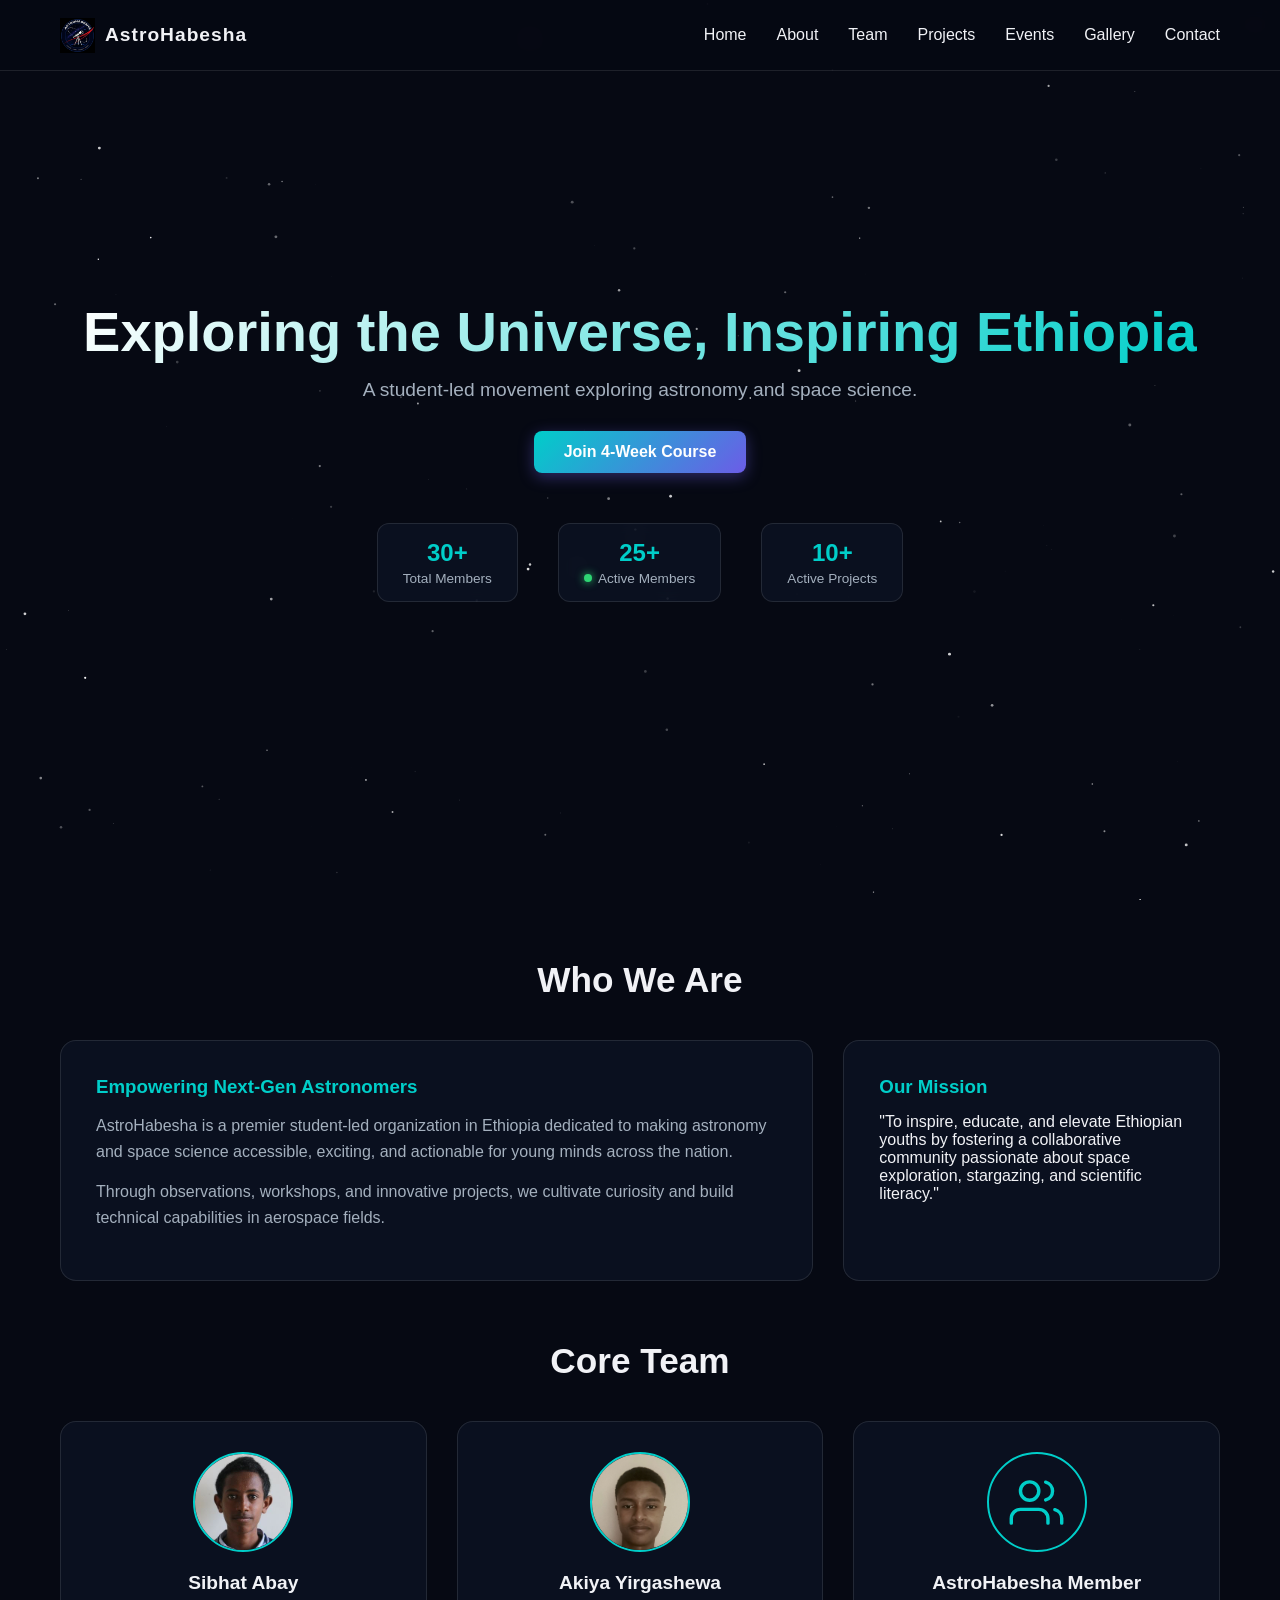
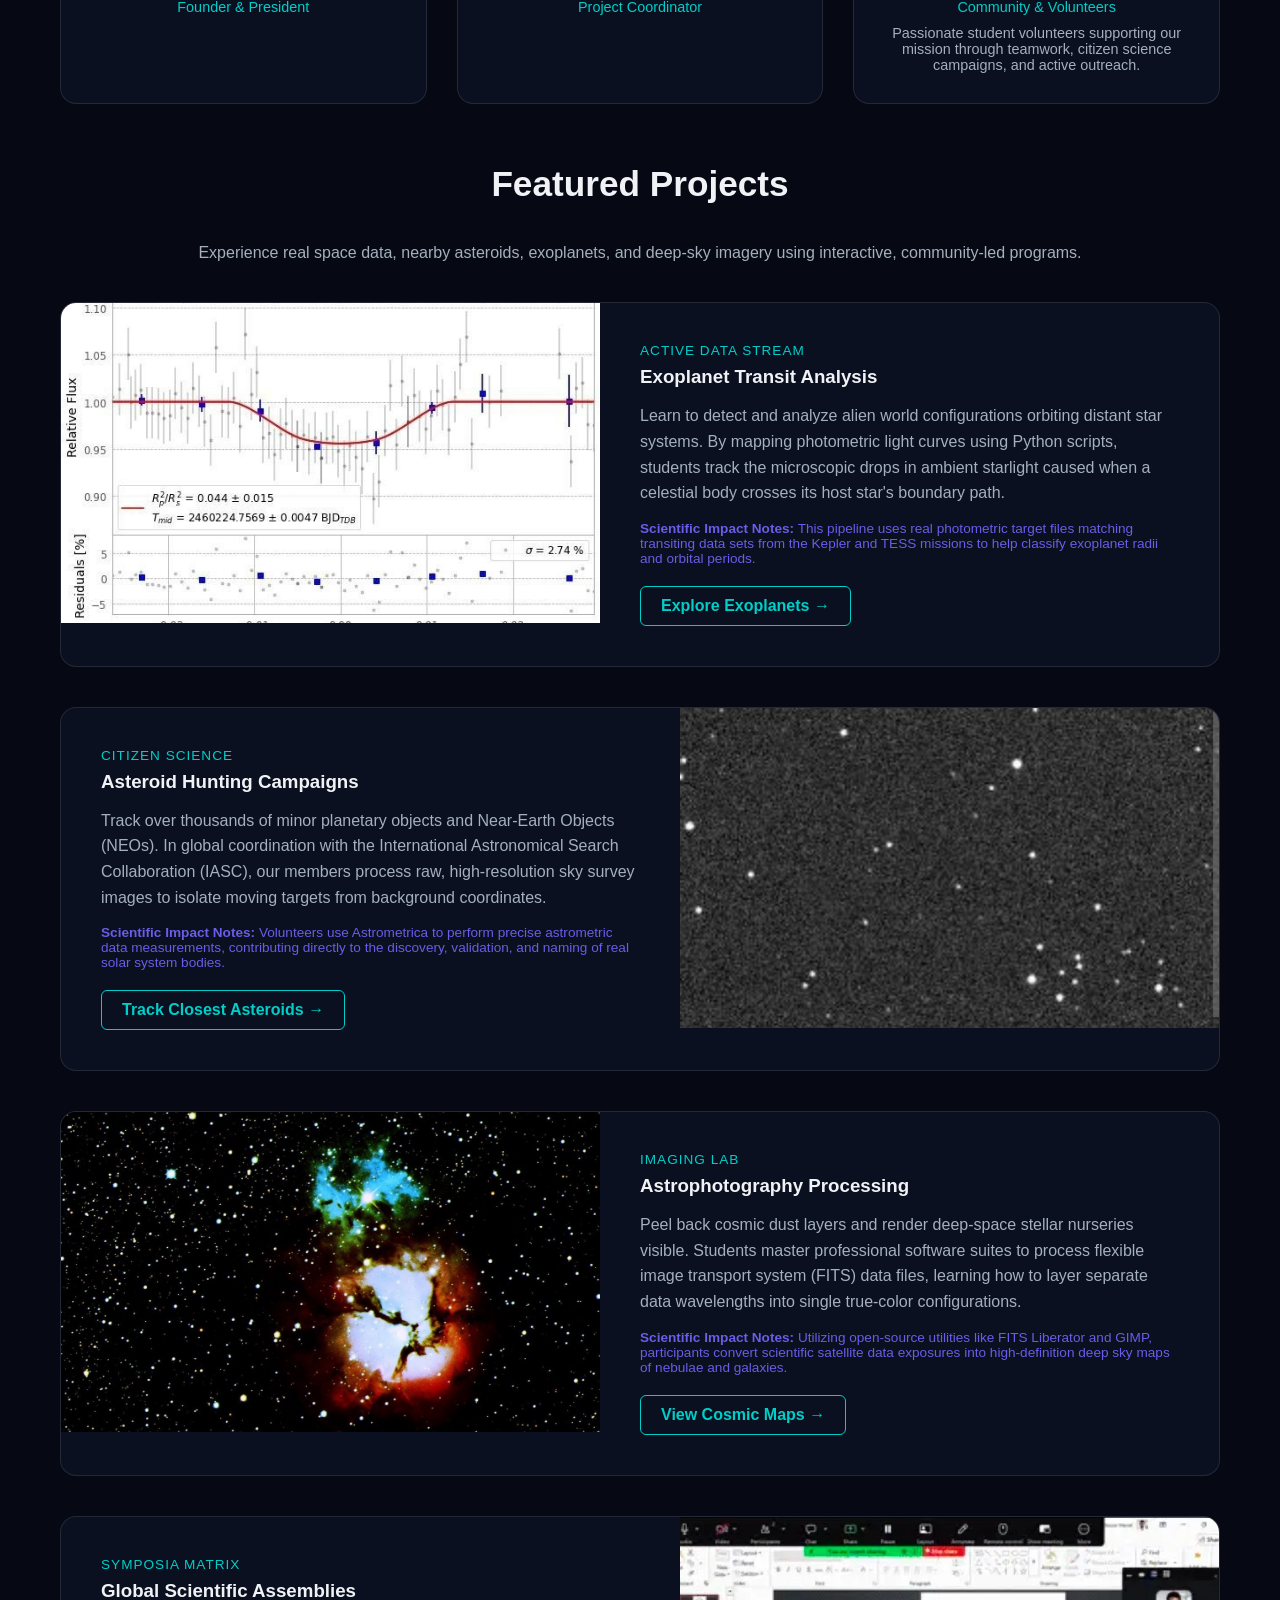
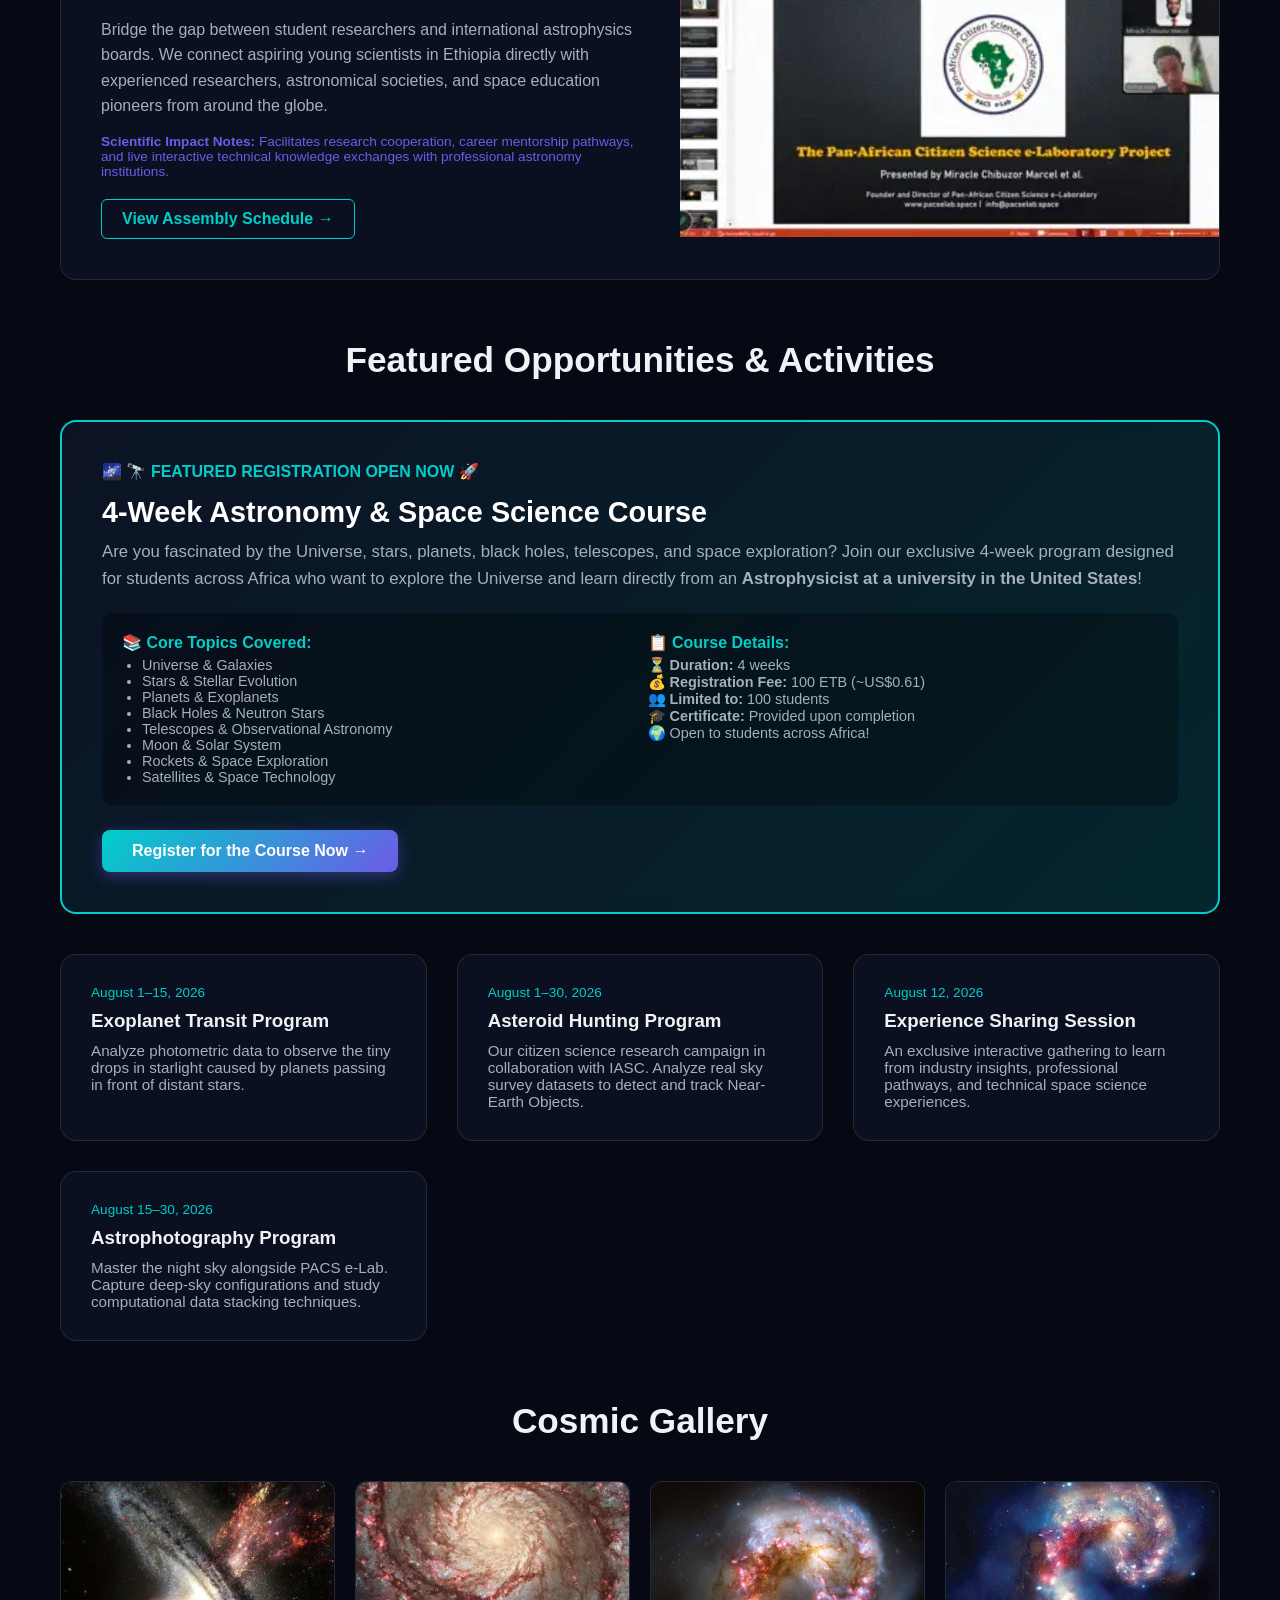
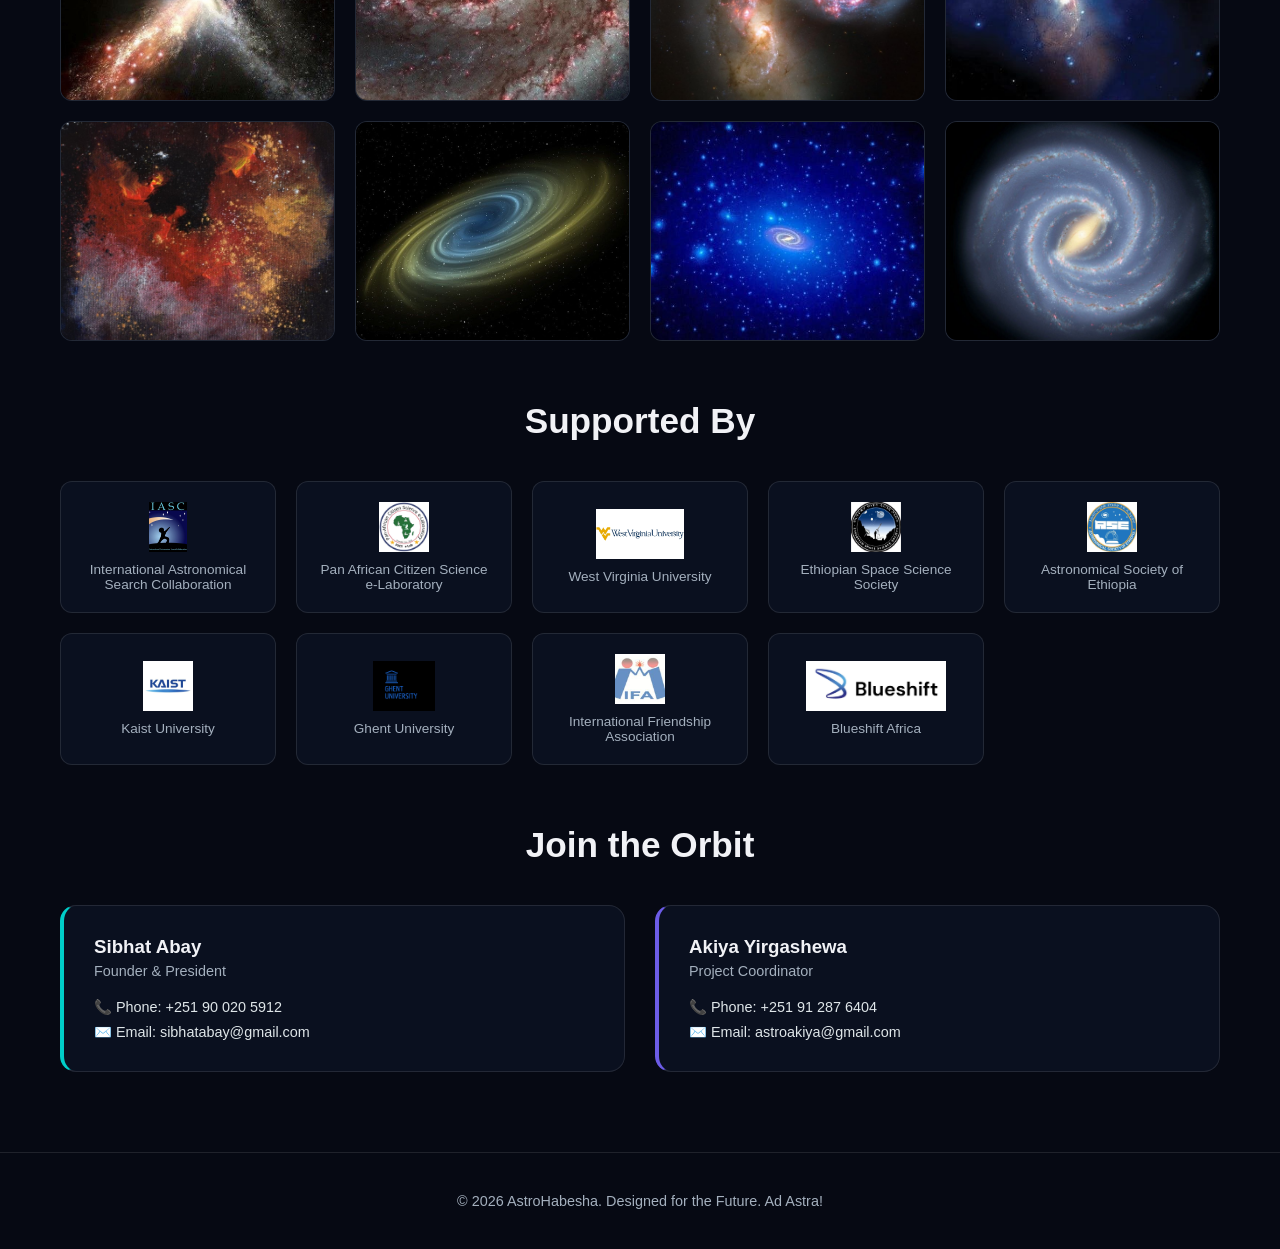
<file: index.html>
<!DOCTYPE html>
<html lang="en">
<head>
    <meta charset="UTF-8">
    <meta name="viewport" content="width=device-width, initial-scale=1.0">
    <title>AstroHabesha | Exploring the Cosmos</title>
    <link rel="stylesheet" href="style.css">
</head>
<body>

    <canvas id="space-canvas"></canvas>

    <header>
        <nav class="navbar">
            <div class="logo">
                <img src="images/astrohabesha logo.jpg" alt="AstroHabesha Logo" class="nav-logo-img">
                <span>AstroHabesha</span>
            </div>
            <div class="menu-toggle" id="mobile-menu">
                <span></span>
                <span></span>
                <span></span>
            </div>
            <ul class="nav-links">
                <li><a href="#home">Home</a></li>
                <li><a href="#about">About</a></li>
                <li><a href="#team">Team</a></li>
                <li><a href="#projects">Projects</a></li>
                <li><a href="#events">Events</a></li>
                <li><a href="#gallery">Gallery</a></li>
                <li><a href="#contact">Contact</a></li>
            </ul>
        </nav>
    </header>

    <section id="home">
        <div class="hero-content">
            <h1>Exploring the Universe, Inspiring Ethiopia</h1>
            <p>A student-led movement exploring astronomy and space science.</p>
            <a href="#events" class="btn">Join 4-Week Course</a>

            <div class="live-stats-bar">
                <div class="stat-item">
                    <div class="stat-number">30+</div>
                    <div class="stat-label">Total Members</div>
                </div>
                <div class="stat-item">
                    <div class="stat-number">25+</div>
                    <div class="stat-label"><span class="live-dot"></span> Active Members</div>
                </div>
                <div class="stat-item">
                    <div class="stat-number">10+</div>
                    <div class="stat-label">Active Projects</div>
                </div>
            </div>
        </div>
    </section>

    <section id="about" class="container">
        <h2 class="section-title">Who We Are</h2>
        <div class="about-grid">
            <div class="about-text">
                <h3>Empowering Next-Gen Astronomers</h3>
                <p>AstroHabesha is a premier student-led organization in Ethiopia dedicated to making astronomy and space science accessible, exciting, and actionable for young minds across the nation.</p>
                <p>Through observations, workshops, and innovative projects, we cultivate curiosity and build technical capabilities in aerospace fields.</p>
            </div>
            <div class="mission-box">
                <h3>Our Mission</h3>
                <p>"To inspire, educate, and elevate Ethiopian youths by fostering a collaborative community passionate about space exploration, stargazing, and scientific literacy."</p>
            </div>
        </div>
    </section>

    <section id="team" class="container">
        <h2 class="section-title">Core Team</h2>
        <div class="team-grid">
            <div class="team-member">
                <div class="member-avatar">
                    <img src="images/sibhat.jpg" alt="Sibhat Abay" onerror="this.src='data:image/svg+xml;utf8,<svg xmlns=\'http://www.w3.org/2000/svg\' viewBox=\'0 0 100 100\'><text y=\'.9em\' font-size=\'80\'>🪐</text></svg>'">
                </div>
                <h4>Sibhat Abay</h4>
                <p class="role">Founder & President</p>
            </div>

            <div class="team-member">
                <div class="member-avatar">
                    <img src="images/akiya.jpg" alt="Akiya Yirgashewa" onerror="this.src='data:image/svg+xml;utf8,<svg xmlns=\'http://www.w3.org/2000/svg\' viewBox=\'0 0 100 100\'><text y=\'.9em\' font-size=\'80\'>🚀</text></svg>'">
                </div>
                <h4>Akiya Yirgashewa</h4>
                <p class="role">Project Coordinator</p>
            </div>

            <div class="team-member">
                <div class="member-avatar" style="display: flex; justify-content: center; align-items: center;">
                    <svg xmlns="http://www.w3.org/2000/svg" viewBox="0 0 24 24" fill="none" stroke="#00cec9" stroke-width="1.5" stroke-linecap="round" stroke-linejoin="round" style="width: 55px; height: 55px;">
                        <path d="M17 21v-2a4 4 0 0 0-4-4H5a4 4 0 0 0-4 4v2"></path>
                        <circle cx="9" cy="7" r="4"></circle>
                        <path d="M23 21v-2a4 4 0 0 0-3-3.87"></path>
                        <path d="M16 3.13a4 4 0 0 1 0 7.75"></path>
                    </svg>
                </div>
                <h4>AstroHabesha Member</h4>
                <p class="role">Community & Volunteers</p>
                <p class="role-description">Passionate student volunteers supporting our mission through teamwork, citizen science campaigns, and active outreach.</p>
            </div>
        </div>
    </section>

    <section id="projects" class="container">
        <h2 class="section-title">Featured Projects</h2>
        <p class="section-subtitle-nasa">Experience real space data, nearby asteroids, exoplanets, and deep-sky imagery using interactive, community-led programs.</p>
        
        <div class="nasa-apps-container">
            <div class="nasa-app-row">
                <div class="nasa-app-media">
                    <img src="images/exoplanet.jpg" alt="Exoplanet Transit Data App" class="nasa-app-img" onerror="this.parentElement.innerHTML='<div class=\'nasa-img-fallback\'>[ Exoplanet Lightcurve Interface ]</div>'">
                </div>
                <div class="nasa-app-info">
                    <div class="nasa-tag">Active Data Stream</div>
                    <h3>Exoplanet Transit Analysis</h3>
                    <p class="nasa-description">
                        Learn to detect and analyze alien world configurations orbiting distant star systems. By mapping photometric light curves using Python scripts, students track the microscopic drops in ambient starlight caused when a celestial body crosses its host star's boundary path.
                    </p>
                    <div class="nasa-tech-notes">
                        <strong>Scientific Impact Notes:</strong> This pipeline uses real photometric target files matching transiting data sets from the Kepler and TESS missions to help classify exoplanet radii and orbital periods.
                    </div>
                    <a href="#events" class="nasa-app-btn">Explore Exoplanets →</a>
                </div>
            </div>

            <div class="nasa-app-row reverse">
                <div class="nasa-app-media">
                    <img src="images/asteroid.jpg" alt="Asteroid Hunting Map App" class="nasa-app-img" onerror="this.parentElement.innerHTML='<div class=\'nasa-img-fallback\'>[ Asteroid Tracking Interface ]</div>'">
                </div>
                <div class="nasa-app-info">
                    <div class="nasa-tag">Citizen Science</div>
                    <h3>Asteroid Hunting Campaigns</h3>
                    <p class="nasa-description">
                        Track over thousands of minor planetary objects and Near-Earth Objects (NEOs). In global coordination with the International Astronomical Search Collaboration (IASC), our members process raw, high-resolution sky survey images to isolate moving targets from background coordinates.
                    </p>
                    <div class="nasa-tech-notes">
                        <strong>Scientific Impact Notes:</strong> Volunteers use Astrometrica to perform precise astrometric data measurements, contributing directly to the discovery, validation, and naming of real solar system bodies.
                    </div>
                    <a href="#events" class="nasa-app-btn">Track Closest Asteroids →</a>
                </div>
            </div>

            <div class="nasa-app-row">
                <div class="nasa-app-media">
                    <img src="images/astrophotography.jpg" alt="Deep Space Nebula Stacking App" class="nasa-app-img" onerror="this.parentElement.innerHTML='<div class=\'nasa-img-fallback\'>[ Computational Image Core ]</div>'">
                </div>
                <div class="nasa-app-info">
                    <div class="nasa-tag">Imaging Lab</div>
                    <h3>Astrophotography Processing</h3>
                    <p class="nasa-description">
                        Peel back cosmic dust layers and render deep-space stellar nurseries visible. Students master professional software suites to process flexible image transport system (FITS) data files, learning how to layer separate data wavelengths into single true-color configurations.
                    </p>
                    <div class="nasa-tech-notes">
                        <strong>Scientific Impact Notes:</strong> Utilizing open-source utilities like FITS Liberator and GIMP, participants convert scientific satellite data exposures into high-definition deep sky maps of nebulae and galaxies.
                    </div>
                    <a href="#events" class="nasa-app-btn">View Cosmic Maps →</a>
                </div>
            </div>

            <div class="nasa-app-row reverse">
                <div class="nasa-app-media">
                    <img src="images/symposium.jpg" alt="Scientific Societies Symposia" class="nasa-app-img" onerror="this.parentElement.innerHTML='<div class=\'nasa-img-fallback\'>[ Society Alignment Matrix ]</div>'">
                </div>
                <div class="nasa-app-info">
                    <div class="nasa-tag">Symposia Matrix</div>
                    <h3>Global Scientific Assemblies</h3>
                    <p class="nasa-description">
                        Bridge the gap between student researchers and international astrophysics boards. We connect aspiring young scientists in Ethiopia directly with experienced researchers, astronomical societies, and space education pioneers from around the globe.
                    </p>
                    <div class="nasa-tech-notes">
                        <strong>Scientific Impact Notes:</strong> Facilitates research cooperation, career mentorship pathways, and live interactive technical knowledge exchanges with professional astronomy institutions.
                    </div>
                    <a href="#events" class="nasa-app-btn">View Assembly Schedule →</a>
                </div>
            </div>
        </div>
    </section>

    <section id="events" class="container">
        <h2 class="section-title">Featured Opportunities & Activities</h2>
        
        <div class="card featured-course-card" style="border: 2px solid var(--accent-cyan); background: linear-gradient(135deg, rgba(13,20,38,0.9), rgba(0,206,201,0.15)); margin-bottom: 40px; padding: 40px; border-radius: 16px;">
            <div class="card-content">
                <span class="event-date" style="font-size: 1rem; font-weight: bold; color: var(--accent-cyan);">🌌 🔭 FEATURED REGISTRATION OPEN NOW 🚀</span>
                <h3 style="font-size: 1.8rem; margin: 15px 0 10px 0; color: #fff;">4-Week Astronomy & Space Science Course</h3>
                <p style="font-size: 1.05rem; margin-bottom: 20px; line-height: 1.6;">
                    Are you fascinated by the Universe, stars, planets, black holes, telescopes, and space exploration? Join our exclusive 4-week program designed for students across Africa who want to explore the Universe and learn directly from an <strong>Astrophysicist at a university in the United States</strong>!
                </p>
                
                <div style="display: grid; grid-template-columns: repeat(auto-fit, minmax(240px, 1fr)); gap: 15px; margin-bottom: 25px; background: rgba(0,0,0,0.3); padding: 20px; border-radius: 10px;">
                    <div>
                        <strong style="color: var(--accent-cyan);">📚 Core Topics Covered:</strong>
                        <ul style="margin-left: 20px; color: #a4b0be; font-size: 0.9rem; margin-top: 5px;">
                            <li>Universe & Galaxies</li>
                            <li>Stars & Stellar Evolution</li>
                            <li>Planets & Exoplanets</li>
                            <li>Black Holes & Neutron Stars</li>
                            <li>Telescopes & Observational Astronomy</li>
                            <li>Moon & Solar System</li>
                            <li>Rockets & Space Exploration</li>
                            <li>Satellites & Space Technology</li>
                        </ul>
                    </div>
                    <div>
                        <strong style="color: var(--accent-cyan);">📋 Course Details:</strong>
                        <p style="color: #a4b0be; font-size: 0.9rem; margin-top: 5px;">
                            ⏳ <strong>Duration:</strong> 4 weeks<br>
                            💰 <strong>Registration Fee:</strong> 100 ETB (~US$0.61)<br>
                            👥 <strong>Limited to:</strong> 100 students<br>
                            🎓 <strong>Certificate:</strong> Provided upon completion<br>
                            🌍 Open to students across Africa!
                        </p>
                    </div>
                </div>

                <a href="https://docs.google.com/forms/d/e/1FAIpQLSc5lGMH7SA3BMBpd53NgsJL-ny9VMovS8IzG9c3yQxuOVAh7A/viewform?usp=publish-editor" target="_blank" class="btn" style="background: linear-gradient(135deg, var(--accent-cyan), var(--accent-purple));">Register for the Course Now →</a>
            </div>
        </div>

        <div class="activities-grid">
            <div class="card">
                <div class="card-content">
                    <span class="event-date">August 1–15, 2026</span>
                    <h3>Exoplanet Transit Program</h3>
                    <p>Analyze photometric data to observe the tiny drops in starlight caused by planets passing in front of distant stars.</p>
                </div>
            </div>
            <div class="card">
                <div class="card-content">
                    <span class="event-date">August 1–30, 2026</span>
                    <h3>Asteroid Hunting Program</h3>
                    <p>Our citizen science research campaign in collaboration with IASC. Analyze real sky survey datasets to detect and track Near-Earth Objects.</p>
                </div>
            </div>
            <div class="card">
                <div class="card-content">
                    <span class="event-date">August 12, 2026</span>
                    <h3>Experience Sharing Session</h3>
                    <p>An exclusive interactive gathering to learn from industry insights, professional pathways, and technical space science experiences.</p>
                </div>
            </div>
            <div class="card">
                <div class="card-content">
                    <span class="event-date">August 15–30, 2026</span>
                    <h3>Astrophotography Program</h3>
                    <p>Master the night sky alongside PACS e-Lab. Capture deep-sky configurations and study computational data stacking techniques.</p>
                </div>
            </div>
        </div>
    </section>

    <section id="gallery" class="container">
        <h2 class="section-title">Cosmic Gallery</h2>
        <div class="gallery-grid">
            <div class="gallery-item-wrapper">
                <img src="images/gallery1.jpg" alt="Telescope Observation Setup" class="gallery-img-fluid" onerror="this.parentElement.innerHTML='<div class=\'gallery-fallback\'>[ Telescope Setup ]</div>'">
            </div>
            <div class="gallery-item-wrapper">
                <img src="images/gallery2.jpg" alt="AstroHabesha Workshop" class="gallery-img-fluid" onerror="this.parentElement.innerHTML='<div class=\'gallery-fallback\'>[ Workshop Session ]</div>'">
            </div>
            <div class="gallery-item-wrapper">
                <img src="images/gallery3.jpg" alt="Moon Astrophotography Capture" class="gallery-img-fluid" onerror="this.parentElement.innerHTML='<div class=\'gallery-fallback\'>[ Moon Capture ]</div>'">
            </div>
            <div class="gallery-item-wrapper">
                <img src="images/gallery4.jpg" alt="Team Cosmic Hackathon" class="gallery-img-fluid" onerror="this.parentElement.innerHTML='<div class=\'gallery-fallback\'>[ Hackathon Session ]</div>'">
            </div>
            <div class="gallery-item-wrapper">
                <img src="images/gallery5.jpg" alt="Deep Space Nebula" class="gallery-img-fluid" onerror="this.parentElement.innerHTML='<div class=\'gallery-fallback\'>[ Deep Space ]</div>'">
            </div>
            <div class="gallery-item-wrapper">
                <img src="images/gallery6.jpg" alt="Stargazing Community Night" class="gallery-img-fluid" onerror="this.parentElement.innerHTML='<div class=\'gallery-fallback\'>[ Stargazing Night ]</div>'">
            </div>
            <div class="gallery-item-wrapper">
                <img src="images/gallery7.jpg" alt="Solar Telescope View" class="gallery-img-fluid" onerror="this.parentElement.innerHTML='<div class=\'gallery-fallback\'>[ Solar Observation ]</div>'">
            </div>
            <div class="gallery-item-wrapper">
                <img src="images/gallery8.jpg" alt="Data Analysis Interface" class="gallery-img-fluid" onerror="this.parentElement.innerHTML='<div class=\'gallery-fallback\'>[ Data Analysis ]</div>'">
            </div>
        </div>
    </section>

    <section id="partners" class="container">
        <h2 class="section-title">Supported By</h2>
        <div class="partners-logos-grid">
            <div class="partner-card">
                <img src="images/iasc_logo.png" alt="IASC Logo" class="partner-logo-img" onerror="this.style.display='none'">
                <div class="partner-logo-text">International Astronomical Search Collaboration</div>
            </div>
            <div class="partner-card">
                <img src="images/pacs_logo.png" alt="PACS e-Lab Logo" class="partner-logo-img" onerror="this.style.display='none'">
                <div class="partner-logo-text">Pan African Citizen Science e-Laboratory</div>
            </div>
            <div class="partner-card">
                <img src="images/wvu_logo.png" alt="WVU Logo" class="partner-logo-img" onerror="this.style.display='none'">
                <div class="partner-logo-text">West Virginia University</div>
            </div>
            <div class="partner-card">
                <img src="images/esss_logo.png" alt="ESSS Logo" class="partner-logo-img" onerror="this.style.display='none'">
                <div class="partner-logo-text">Ethiopian Space Science Society</div>
            </div>
            <div class="partner-card">
                <img src="images/ase_logo.png" alt="ASE Logo" class="partner-logo-img" onerror="this.style.display='none'">
                <div class="partner-logo-text">Astronomical Society of Ethiopia</div>
            </div>
            <div class="partner-card">
                <img src="images/kaist_logo.png" alt="KAIST Logo" class="partner-logo-img" onerror="this.style.display='none'">
                <div class="partner-logo-text">Kaist University</div>
            </div>
            <div class="partner-card">
                <img src="images/gallery10.jpg" alt="Ghent University Logo" class="partner-logo-img" onerror="this.style.display='none'">
                <div class="partner-logo-text">Ghent University</div>
            </div>
            <div class="partner-card">
                <img src="images/gallery11.jpg" alt="International Friendship Association Logo" class="partner-logo-img" onerror="this.style.display='none'">
                <div class="partner-logo-text">International Friendship Association</div>
            </div>
            <div class="partner-card">
                <img src="images/gallery9.jpg" alt="Blueshift Africa Logo" class="partner-logo-img" onerror="this.style.display='none'">
                <div class="partner-logo-text">Blueshift Africa</div>
            </div>
        </div>
    </section>

    <section id="contact" class="container">
        <h2 class="section-title">Join the Orbit</h2>
        <div class="contact-wrapper">
            <div class="contact-info-grid">
                <div class="contact-card sibhat-border">
                    <h3>Sibhat Abay</h3>
                    <p>Founder & President</p>
                    <div class="contact-detail">📞 Phone: +251 90 020 5912</div>
                    <div class="contact-detail">✉️ Email: sibhatabay@gmail.com</div>
                </div>
                <div class="contact-card akiya-border">
                    <h3>Akiya Yirgashewa</h3>
                    <p>Project Coordinator</p>
                    <div class="contact-detail">📞 Phone: +251 91 287 6404</div>
                    <div class="contact-detail">✉️ Email: astroakiya@gmail.com</div>
                </div>
            </div>
        </div>
    </section>

    <footer>
        <p>&copy; 2026 AstroHabesha. Designed for the Future. Ad Astra!</p>
    </footer>

    <script src="script.js"></script>
</body>
</html>
</file>
<file: style.css>
:root {
    --bg-deep: #060913;
    --text-color: #f1f2f6;
    --accent-cyan: #00cec9;
    --accent-purple: #6c5ce7;
    --card-bg: rgba(13, 20, 38, 0.7);
    --border-color: rgba(255, 255, 255, 0.1);
}

* {
    margin: 0;
    padding: 0;
    box-sizing: border-box;
    font-family: 'Segoe UI', Tahoma, Geneva, Verdana, sans-serif;
}

body {
    background-color: var(--bg-deep);
    color: var(--text-color);
    overflow-x: hidden;
}

#space-canvas {
    position: fixed;
    top: 0;
    left: 0;
    width: 100vw;
    height: 100vh;
    z-index: -1;
}

.container {
    max-width: 1200px;
    margin: 0 auto;
    padding: 0 20px;
}

/* Navbar */
header {
    position: fixed;
    top: 0;
    left: 0;
    width: 100%;
    background: rgba(6, 9, 19, 0.85);
    backdrop-filter: blur(10px);
    z-index: 1000;
    border-bottom: 1px solid var(--border-color);
}

.navbar {
    display: flex;
    justify-content: space-between;
    align-items: center;
    height: 70px;
    max-width: 1200px;
    margin: 0 auto;
    padding: 0 20px;
}

.logo {
    display: flex;
    align-items: center;
    gap: 10px;
    font-weight: bold;
    font-size: 1.2rem;
    letter-spacing: 1px;
}

.nav-logo-img {
    height: 35px;
    width: auto;
}

.nav-links {
    display: flex;
    list-style: none;
    gap: 30px;
    align-items: center;
}

.nav-links a {
    text-decoration: none;
    color: var(--text-color);
    font-weight: 500;
    transition: color 0.3s;
}

.nav-links a:hover {
    color: var(--accent-cyan);
}

.menu-toggle {
    display: none;
    flex-direction: column;
    gap: 6px;
    cursor: pointer;
}

.menu-toggle span {
    width: 25px;
    height: 3px;
    background: var(--text-color);
    border-radius: 2px;
}

/* Hero Section */
#home {
    height: 100vh;
    display: flex;
    align-items: center;
    justify-content: center;
    text-align: center;
    padding: 0 20px;
    position: relative;
}

.hero-content h1 {
    font-size: 3.5rem;
    margin-bottom: 15px;
    background: linear-gradient(135deg, #fff, var(--accent-cyan));
    -webkit-background-clip: text;
    background-clip: text;
    color: transparent;
    -webkit-text-fill-color: transparent;
}

.hero-content p {
    font-size: 1.2rem;
    color: #a4b0be;
    margin-bottom: 30px;
}

.btn {
    display: inline-block;
    padding: 12px 30px;
    background: linear-gradient(135deg, var(--accent-cyan), var(--accent-purple));
    color: #fff;
    text-decoration: none;
    font-weight: 600;
    border-radius: 8px;
    box-shadow: 0 4px 15px rgba(108, 92, 231, 0.4);
    transition: transform 0.2s;
}

.btn:hover {
    transform: translateY(-2px);
}

/* Live Stats Bar */
.live-stats-bar {
    display: flex;
    justify-content: center;
    gap: 40px;
    margin-top: 50px;
}

.stat-item {
    background: var(--card-bg);
    border: 1px solid var(--border-color);
    padding: 15px 25px;
    border-radius: 12px;
    backdrop-filter: blur(8px);
}

.stat-number {
    font-size: 1.5rem;
    font-weight: bold;
    color: var(--accent-cyan);
}

.stat-label {
    font-size: 0.85rem;
    color: #a4b0be;
    display: flex;
    align-items: center;
    gap: 6px;
    justify-content: center;
    margin-top: 4px;
}

.live-dot {
    width: 8px;
    height: 8px;
    background-color: #2ed573;
    border-radius: 50%;
    display: inline-block;
    box-shadow: 0 0 8px #2ed573;
}

/* Sections */
.container {
    padding-top: 60px;
}

.section-title {
    font-size: 2.2rem;
    margin-bottom: 40px;
    text-align: center;
}

.about-grid {
    display: grid;
    grid-template-columns: 2fr 1fr;
    gap: 30px;
}

.about-text, .mission-box {
    background: var(--card-bg);
    border: 1px solid var(--border-color);
    padding: 35px;
    border-radius: 16px;
    backdrop-filter: blur(10px);
}

.about-text h3, .mission-box h3 {
    margin-bottom: 15px;
    color: var(--accent-cyan);
}

.about-text p {
    color: #a4b0be;
    line-height: 1.6;
    margin-bottom: 15px;
}

/* Team Grid */
.team-grid {
    display: grid;
    grid-template-columns: repeat(auto-fit, minmax(280px, 1fr));
    gap: 30px;
}

.team-member {
    background: var(--card-bg);
    border: 1px solid var(--border-color);
    padding: 30px;
    border-radius: 16px;
    text-align: center;
    backdrop-filter: blur(10px);
}

.member-avatar {
    width: 100px;
    height: 100px;
    margin: 0 auto 20px auto;
    border-radius: 50%;
    overflow: hidden;
    border: 2px solid var(--accent-cyan);
}

.member-avatar img {
    width: 100%;
    height: 100%;
    object-fit: cover;
}

.team-member h4 {
    font-size: 1.2rem;
    margin-bottom: 5px;
}

.role {
    color: var(--accent-cyan);
    font-size: 0.9rem;
    display: block;
    margin-bottom: 10px;
}

.role-description {
    color: #a4b0be;
    font-size: 0.9rem;
}

/* Projects Section (Controlled Image Sizing) */
.section-subtitle-nasa {
    text-align: center;
    color: #a4b0be;
    margin-bottom: 40px;
}

.nasa-apps-container {
    display: flex;
    flex-direction: column;
    gap: 40px;
}

.nasa-app-row {
    display: flex;
    background: var(--card-bg);
    border: 1px solid var(--border-color);
    border-radius: 16px;
    overflow: hidden;
    backdrop-filter: blur(10px);
}

.nasa-app-row.reverse {
    flex-direction: row-reverse;
}

.nasa-app-media {
    flex: 1;
    height: 320px;
    background: #000;
    overflow: hidden;
}

.nasa-app-img {
    width: 100%;
    height: 100%;
    object-fit: cover;
    display: block;
}

.nasa-img-fallback {
    width: 100%;
    height: 100%;
    display: flex;
    align-items: center;
    justify-content: center;
    background: #111;
    color: var(--accent-cyan);
    font-weight: 600;
}

.nasa-app-info {
    flex: 1;
    padding: 40px;
    display: flex;
    flex-direction: column;
    justify-content: center;
}

.nasa-tag {
    color: var(--accent-cyan);
    font-size: 0.85rem;
    text-transform: uppercase;
    letter-spacing: 1px;
    margin-bottom: 8px;
}

.nasa-description {
    color: #a4b0be;
    margin: 15px 0;
    line-height: 1.6;
}

.nasa-tech-notes {
    font-size: 0.85rem;
    color: #6c5ce7;
    margin-bottom: 20px;
}

.nasa-app-btn {
    align-self: flex-start;
    padding: 10px 20px;
    background: transparent;
    border: 1px solid var(--accent-cyan);
    color: var(--accent-cyan);
    text-decoration: none;
    border-radius: 6px;
    font-weight: 600;
    transition: all 0.3s;
}

.nasa-app-btn:hover {
    background: var(--accent-cyan);
    color: #000;
}

/* Activities Grid */
.activities-grid {
    display: grid;
    grid-template-columns: repeat(auto-fit, minmax(300px, 1fr));
    gap: 30px;
}

.card {
    background: var(--card-bg);
    border: 1px solid var(--border-color);
    padding: 30px;
    border-radius: 16px;
    backdrop-filter: blur(10px);
}

.event-date {
    font-size: 0.85rem;
    color: var(--accent-cyan);
    display: block;
    margin-bottom: 10px;
}

.card h3 {
    margin-bottom: 10px;
}

.card p {
    color: #a4b0be;
    font-size: 0.95rem;
}

/* Gallery (Controlled Uniform Height) */
.gallery-grid {
    display: grid;
    grid-template-columns: repeat(auto-fit, minmax(250px, 1fr));
    gap: 20px;
}

.gallery-item-wrapper {
    height: 220px;
    background: var(--card-bg);
    border: 1px solid var(--border-color);
    border-radius: 12px;
    overflow: hidden;
}

.gallery-img-fluid {
    width: 100%;
    height: 100%;
    object-fit: cover;
    display: block;
}

.gallery-fallback {
    width: 100%;
    height: 100%;
    display: flex;
    align-items: center;
    justify-content: center;
    color: var(--accent-cyan);
    font-weight: 500;
}

/* Partners Logos Grid */
.partners-logos-grid {
    display: grid;
    grid-template-columns: repeat(auto-fit, minmax(180px, 1fr));
    gap: 20px;
}

.partner-card {
    background: var(--card-bg);
    border: 1px solid var(--border-color);
    padding: 20px;
    border-radius: 12px;
    text-align: center;
    backdrop-filter: blur(10px);
    display: flex;
    flex-direction: column;
    align-items: center;
    justify-content: center;
}

.partner-logo-img {
    max-height: 50px;
    width: auto;
    object-fit: contain;
    margin-bottom: 10px;
}

.partner-logo-text {
    font-size: 0.85rem;
    color: #a4b0be;
}

/* Contact */
.contact-info-grid {
    display: grid;
    grid-template-columns: repeat(auto-fit, minmax(300px, 1fr));
    gap: 30px;
}

.contact-card {
    background: var(--card-bg);
    border: 1px solid var(--border-color);
    padding: 30px;
    border-radius: 16px;
    backdrop-filter: blur(10px);
}

.sibhat-border { border-left: 4px solid var(--accent-cyan); }
.akiya-border { border-left: 4px solid var(--accent-purple); }

.contact-card h3 { margin-bottom: 5px; }
.contact-card > p { color: #a4b0be; margin-bottom: 20px; font-size: 0.9rem; }
.contact-detail { font-size: 0.9rem; margin-top: 8px; color: #dfe6e9; }

/* Footer */
footer {
    text-align: center;
    padding: 40px 0;
    border-top: 1px solid var(--border-color);
    color: #a4b0be;
    font-size: 0.9rem;
    margin-top: 80px;
}

/* Responsive Menu */
@media(max-width: 768px) {
    .nav-links {
        display: none;
        flex-direction: column;
        position: absolute;
        top: 70px;
        left: 0;
        width: 100%;
        background: rgba(6, 9, 19, 0.95);
        padding: 20px;
        text-align: center;
        border-bottom: 1px solid var(--border-color);
    }
    .nav-links.active { display: flex; }
    .menu-toggle { display: flex; }
    .hero-content h1 { font-size: 2.3rem; }
    .about-grid, .nasa-app-row, .nasa-app-row.reverse { flex-direction: column; grid-template-columns: 1fr; }
    .nasa-app-media { height: 220px; }
}
</file>
